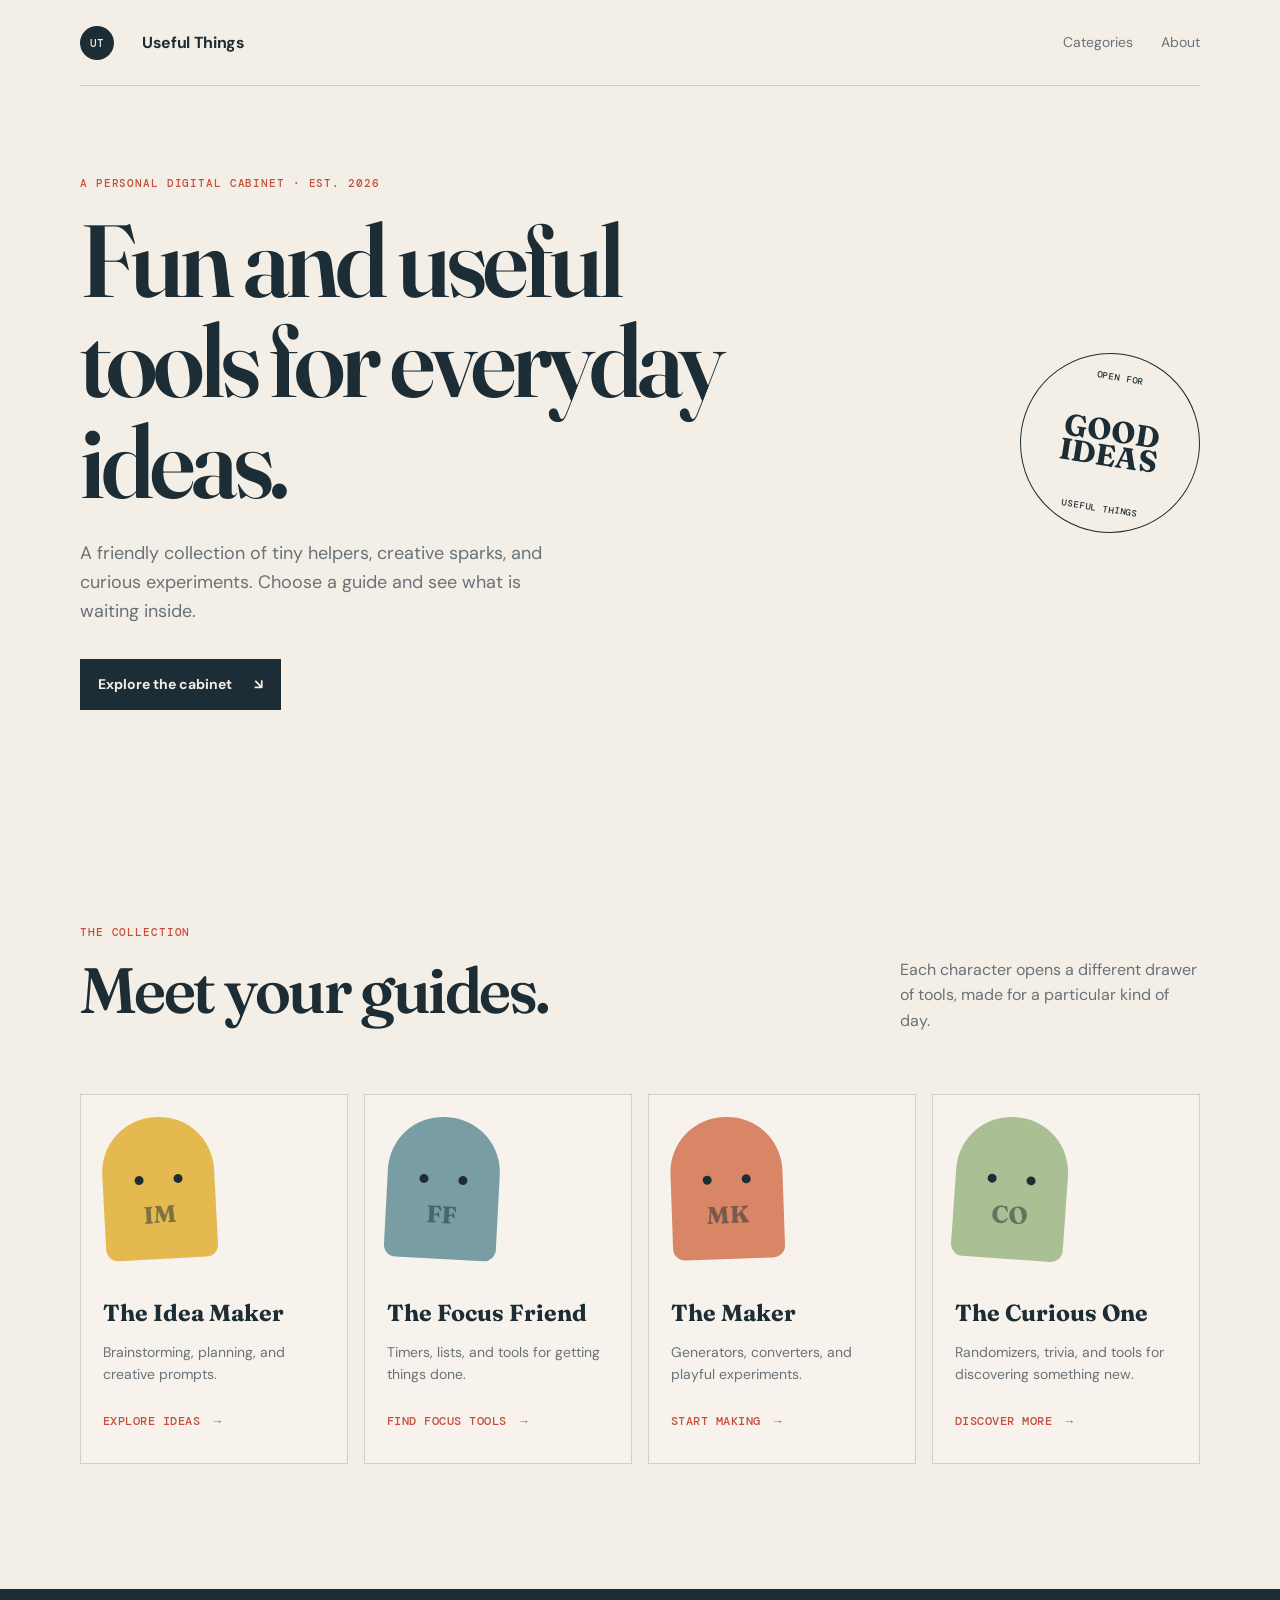
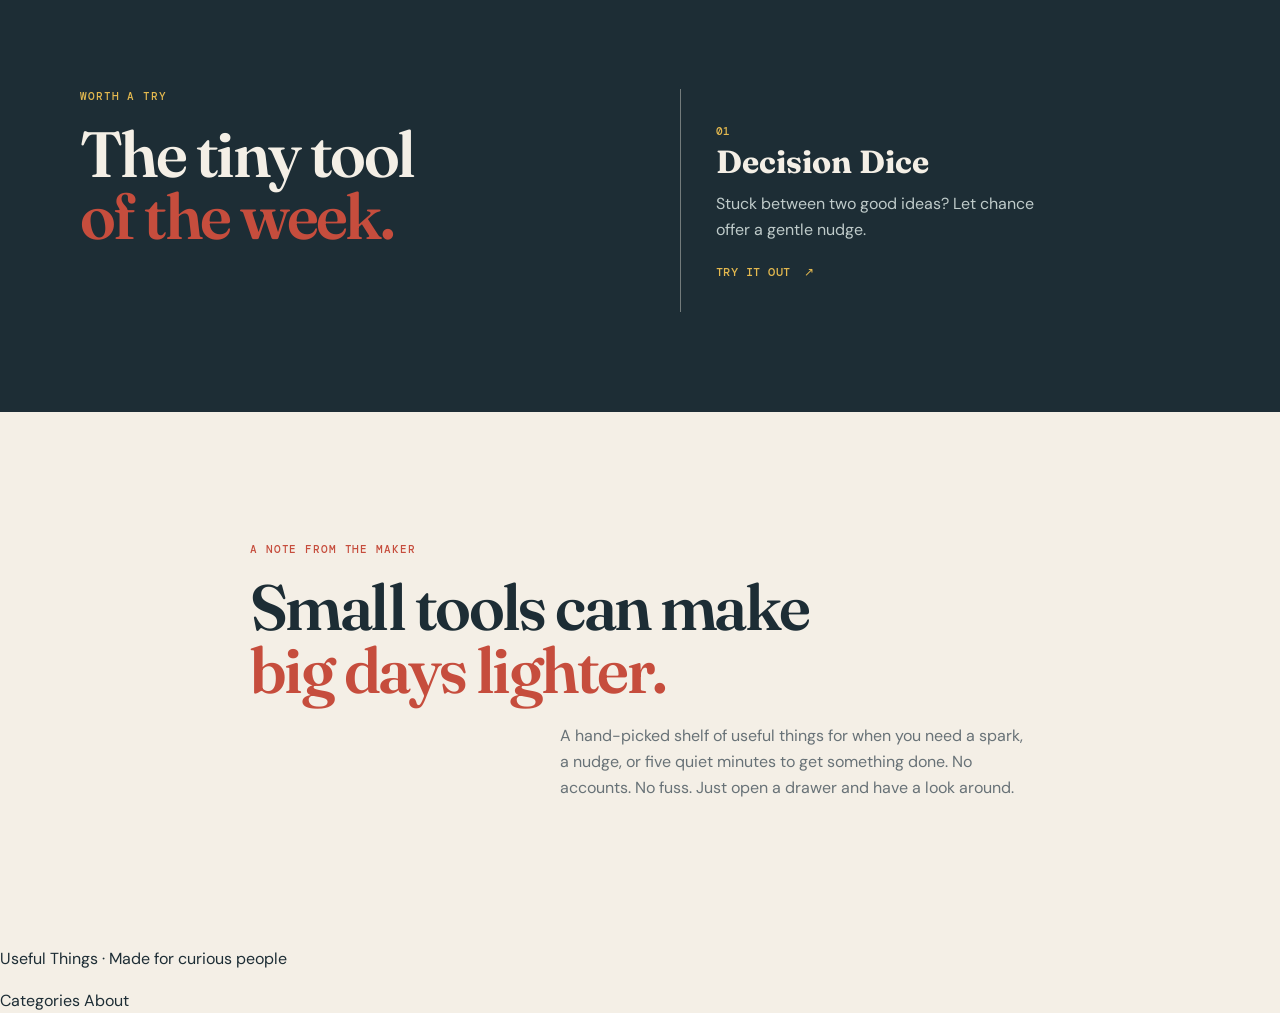
<file: index.html>
<!doctype html>
<html lang="en">
	<head>
		<meta charset="utf-8" />
		<meta name="viewport" content="width=device-width, initial-scale=1" />
		<meta name="description" content="A small cabinet of fun and useful digital tools." />
		<link rel="preconnect" href="https://fonts.googleapis.com" />
		<link rel="preconnect" href="https://fonts.gstatic.com" crossorigin />
		<link href="https://fonts.googleapis.com/css2?family=DM+Mono:wght@400;500&family=DM+Sans:wght@400;500;700&family=Fraunces:opsz,wght@9..144,600;9..144,700&display=swap" rel="stylesheet" />
		<link rel="stylesheet" href="styles.css" />
		<title>Useful Things | A cabinet of tools</title>
	</head>
	<body>
		<header>
			<nav class="site-nav page-width" aria-label="Main navigation">
				<a class="brand" href="index.html"><span class="brand-mark">UT</span><span>Useful Things</span></a>
				<div class="nav-links"><a href="#tools">Categories</a><a href="#about">About</a></div>
			</nav>

			<section class="hero page-width" aria-labelledby="page-title">
				<div class="hero-copy"><p class="eyebrow">A personal digital cabinet · Est. 2026</p>
				<h1 id="page-title">Fun and useful tools for everyday ideas.</h1>
				<p class="hero-intro">A friendly collection of tiny helpers, creative sparks, and curious experiments. Choose a guide and see what is waiting inside.</p>
				<a class="button button-dark" href="#tools">Explore the cabinet <span aria-hidden="true">↘</span></a></div>
				<div class="hero-stamp" aria-label="A collection of useful things"><span class="stamp-top">OPEN FOR</span><strong>GOOD<br />IDEAS</strong><span class="stamp-bottom">USEFUL THINGS</span></div>
			</section>
		</header>

		<main>
			<section id="tools" class="page-width section-block" aria-labelledby="tools-title">
				<div class="section-heading"><div><p class="eyebrow">The collection</p><h2 id="tools-title">Meet your guides.</h2></div><p>Each character opens a different drawer of tools, made for a particular kind of day.</p></div>

				<div class="character-grid">
					<a class="character-card" href="character-ideas.html">
						<span class="character-art character-idea" aria-hidden="true"><span>IM</span></span>
						<h3>The Idea Maker</h3>
						<p>Brainstorming, planning, and creative prompts.</p>
						<span class="card-link">Explore ideas <span aria-hidden="true">→</span></span>
					</a>

					<a class="character-card" href="character-focus.html">
						<span class="character-art character-focus" aria-hidden="true"><span>FF</span></span>
						<h3>The Focus Friend</h3>
						<p>Timers, lists, and tools for getting things done.</p>
						<span class="card-link">Find focus tools <span aria-hidden="true">→</span></span>
					</a>

					<a class="character-card" href="character-create.html">
						<span class="character-art character-maker" aria-hidden="true"><span>MK</span></span>
						<h3>The Maker</h3>
						<p>Generators, converters, and playful experiments.</p>
						<span class="card-link">Start making <span aria-hidden="true">→</span></span>
					</a>

					<a class="character-card" href="character-discover.html">
						<span class="character-art character-curious" aria-hidden="true"><span>CO</span></span>
						<h3>The Curious One</h3>
						<p>Randomizers, trivia, and tools for discovering something new.</p>
						<span class="card-link">Discover more <span aria-hidden="true">→</span></span>
					</a>
				</div>
			</section>

			<section id="featured" class="feature-band" aria-labelledby="featured-title"><div class="page-width feature-inner"><div><p class="eyebrow">Worth a try</p><h2 id="featured-title">The tiny tool<br /><em>of the week.</em></h2></div><div class="feature-note"><span class="tool-number">01</span><h3>Decision Dice</h3><p>Stuck between two good ideas? Let chance offer a gentle nudge.</p><a class="text-link" href="character-discover.html">Try it out <span aria-hidden="true">↗</span></a></div></div></section>
			</section>

			<section id="about" class="page-width about-section" aria-labelledby="about-title"><p class="eyebrow">A note from the maker</p><h2 id="about-title">Small tools can make<br /><em>big days lighter.</em></h2><p>A hand-picked shelf of useful things for when you need a spark, a nudge, or five quiet minutes to get something done. No accounts. No fuss. Just open a drawer and have a look around.</p>
			</section>
		</main>

		<footer>
			<p>Useful Things <span aria-hidden="true">·</span> Made for curious people</p>
			<nav aria-label="Footer navigation">
				<a href="#tools">Categories</a>
				<a href="#about">About</a>
			</nav>
		</footer>
	</body>
</html>
</file>
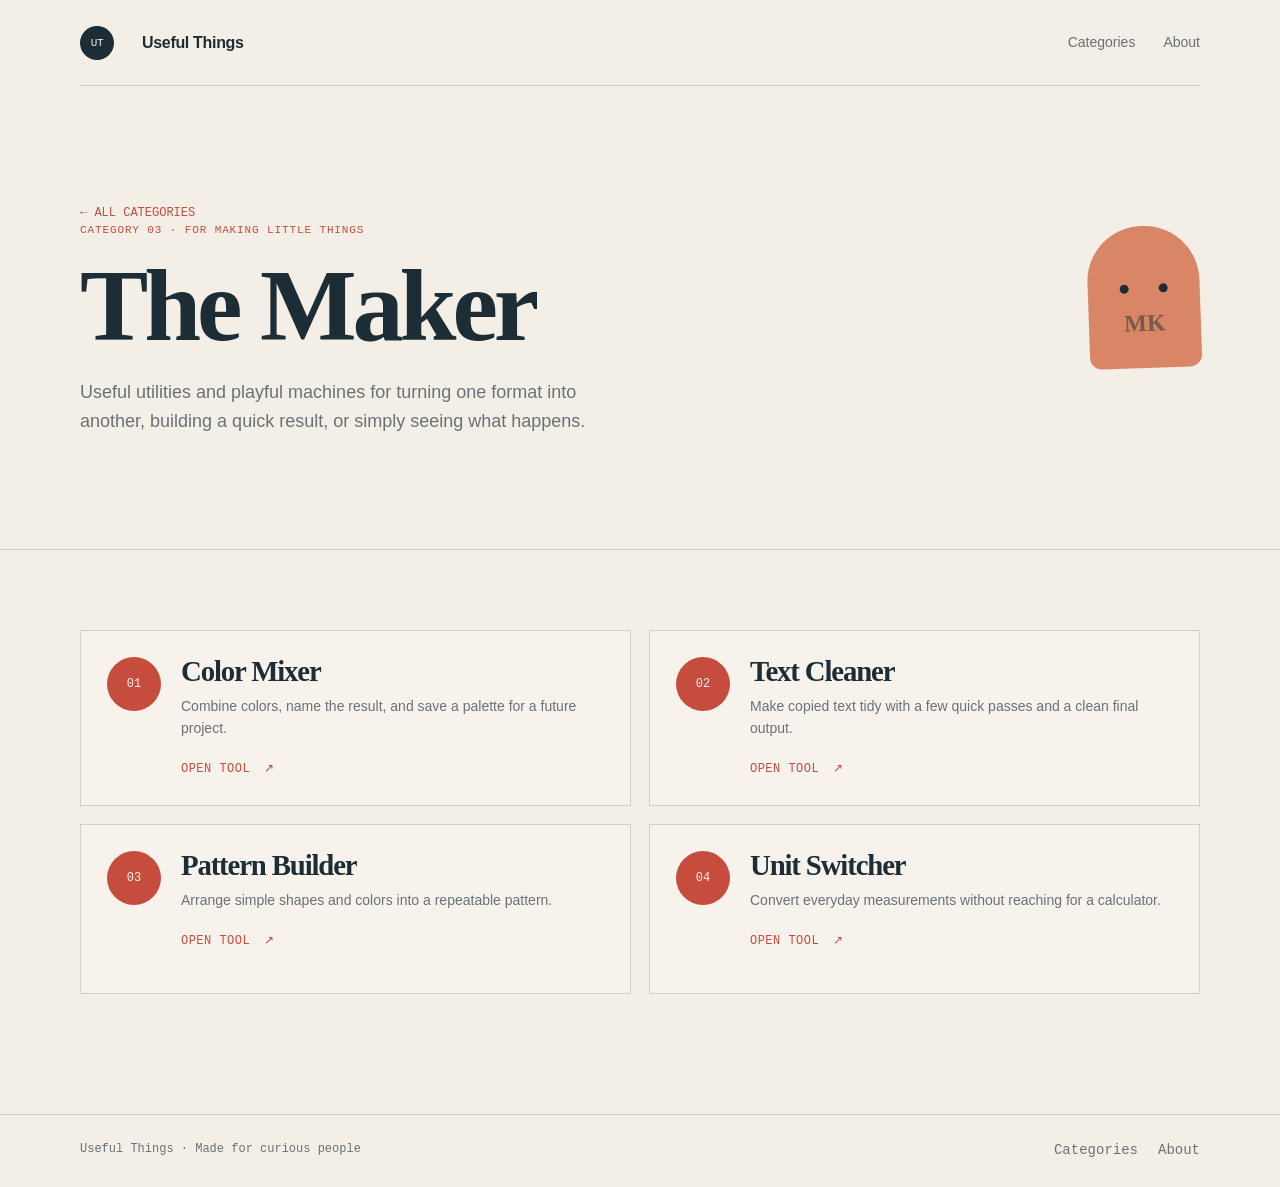
<file: character-create.html>
<!doctype html>
<html lang="en">
<head>
  <meta charset="utf-8" /><meta name="viewport" content="width=device-width, initial-scale=1" />
  <link rel="stylesheet" href="styles.css" /><title>Maker | Useful Things</title>
</head>
<body>
  <header class="category-header"><nav class="site-nav page-width" aria-label="Main navigation"><a class="brand" href="index.html"><span class="brand-mark">UT</span><span>Useful Things</span></a><div class="nav-links"><a href="index.html#tools">Categories</a><a href="index.html#about">About</a></div></nav>
    <div class="page-width category-hero"><div><a class="back-link" href="index.html">← All categories</a><p class="eyebrow">Category 03 · For making little things</p><h1>The Maker</h1><p>Useful utilities and playful machines for turning one format into another, building a quick result, or simply seeing what happens.</p></div><span class="character-art character-maker category-art" aria-label="Maker character"><span>MK</span></span></div>
  </header>
  <main class="page-width"><section class="tool-list" aria-label="Making tools">
    <article class="tool-item"><span class="tool-icon">01</span><div><h2>Color Mixer</h2><p>Combine colors, name the result, and save a palette for a future project.</p><a class="text-link" href="#">Open tool <span>↗</span></a></div></article>
    <article class="tool-item"><span class="tool-icon">02</span><div><h2>Text Cleaner</h2><p>Make copied text tidy with a few quick passes and a clean final output.</p><a class="text-link" href="#">Open tool <span>↗</span></a></div></article>
    <article class="tool-item"><span class="tool-icon">03</span><div><h2>Pattern Builder</h2><p>Arrange simple shapes and colors into a repeatable pattern.</p><a class="text-link" href="#">Open tool <span>↗</span></a></div></article>
    <article class="tool-item"><span class="tool-icon">04</span><div><h2>Unit Switcher</h2><p>Convert everyday measurements without reaching for a calculator.</p><a class="text-link" href="#">Open tool <span>↗</span></a></div></article>
  </section></main><footer class="site-footer"><div class="page-width footer-inner"><p>Useful Things · Made for curious people</p><nav><a href="index.html#tools">Categories</a><a href="index.html#about">About</a></nav></div></footer>
</body></html>
</file>
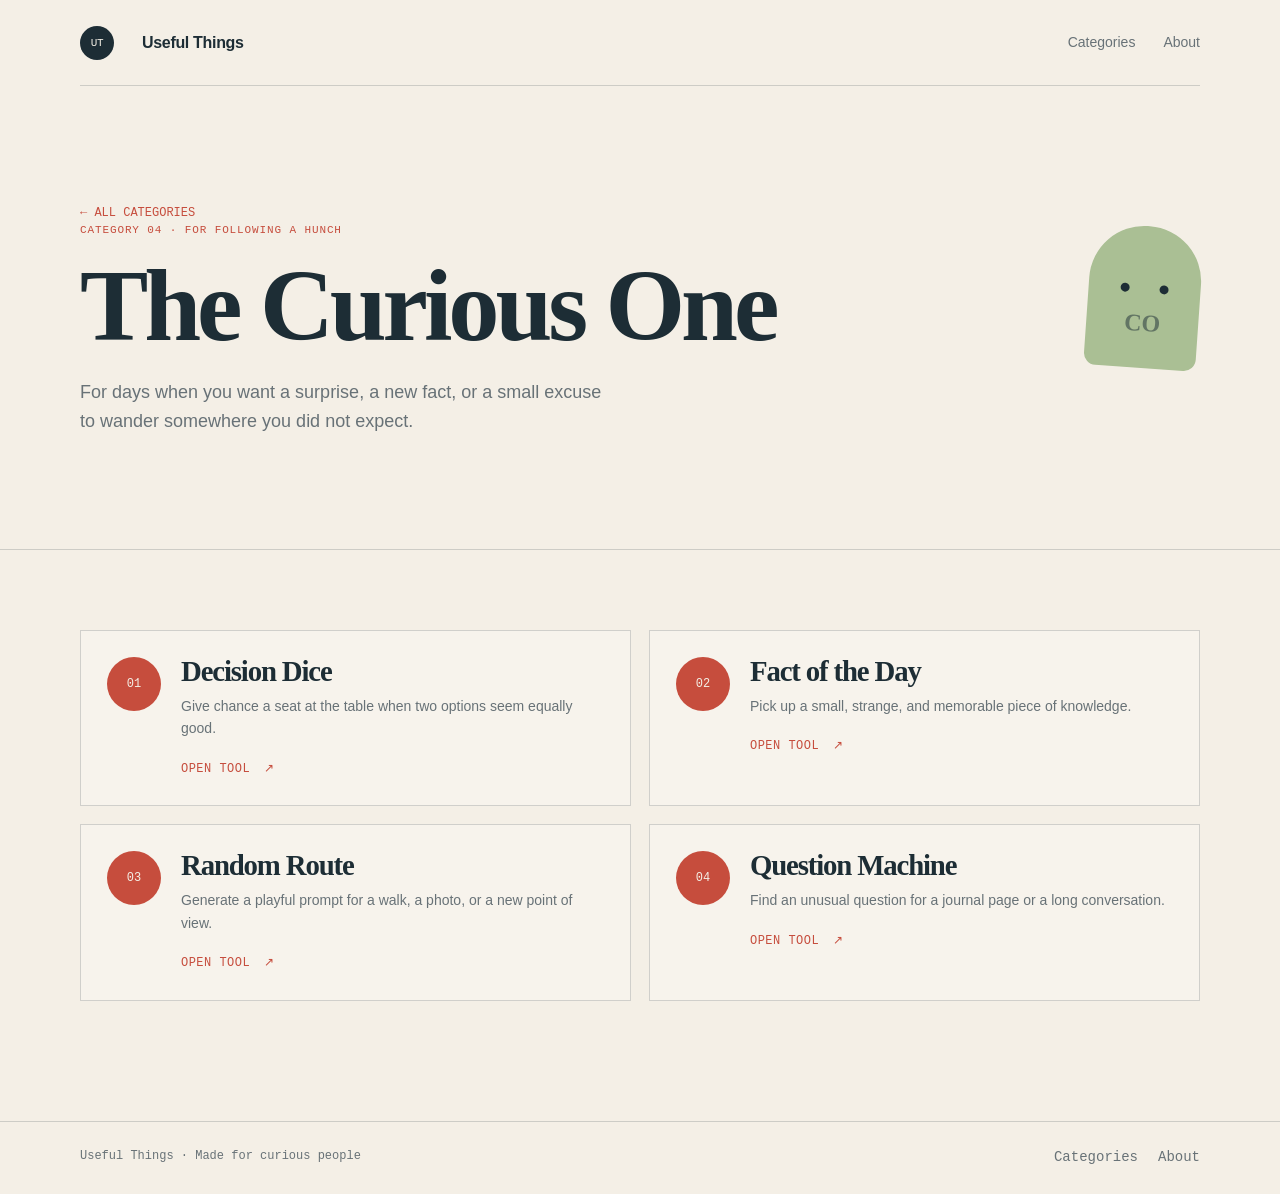
<file: character-discover.html>
<!doctype html>
<html lang="en">
<head>
  <meta charset="utf-8" /><meta name="viewport" content="width=device-width, initial-scale=1" />
  <link rel="stylesheet" href="styles.css" /><title>Curious One | Useful Things</title>
</head>
<body>
  <header class="category-header"><nav class="site-nav page-width" aria-label="Main navigation"><a class="brand" href="index.html"><span class="brand-mark">UT</span><span>Useful Things</span></a><div class="nav-links"><a href="index.html#tools">Categories</a><a href="index.html#about">About</a></div></nav>
    <div class="page-width category-hero"><div><a class="back-link" href="index.html">← All categories</a><p class="eyebrow">Category 04 · For following a hunch</p><h1>The Curious One</h1><p>For days when you want a surprise, a new fact, or a small excuse to wander somewhere you did not expect.</p></div><span class="character-art character-curious category-art" aria-label="Curious One character"><span>CO</span></span></div>
  </header>
  <main class="page-width"><section class="tool-list" aria-label="Discovery tools">
    <article class="tool-item"><span class="tool-icon">01</span><div><h2>Decision Dice</h2><p>Give chance a seat at the table when two options seem equally good.</p><a class="text-link" href="#">Open tool <span>↗</span></a></div></article>
    <article class="tool-item"><span class="tool-icon">02</span><div><h2>Fact of the Day</h2><p>Pick up a small, strange, and memorable piece of knowledge.</p><a class="text-link" href="#">Open tool <span>↗</span></a></div></article>
    <article class="tool-item"><span class="tool-icon">03</span><div><h2>Random Route</h2><p>Generate a playful prompt for a walk, a photo, or a new point of view.</p><a class="text-link" href="#">Open tool <span>↗</span></a></div></article>
    <article class="tool-item"><span class="tool-icon">04</span><div><h2>Question Machine</h2><p>Find an unusual question for a journal page or a long conversation.</p><a class="text-link" href="#">Open tool <span>↗</span></a></div></article>
  </section></main><footer class="site-footer"><div class="page-width footer-inner"><p>Useful Things · Made for curious people</p><nav><a href="index.html#tools">Categories</a><a href="index.html#about">About</a></nav></div></footer>
</body></html>
</file>
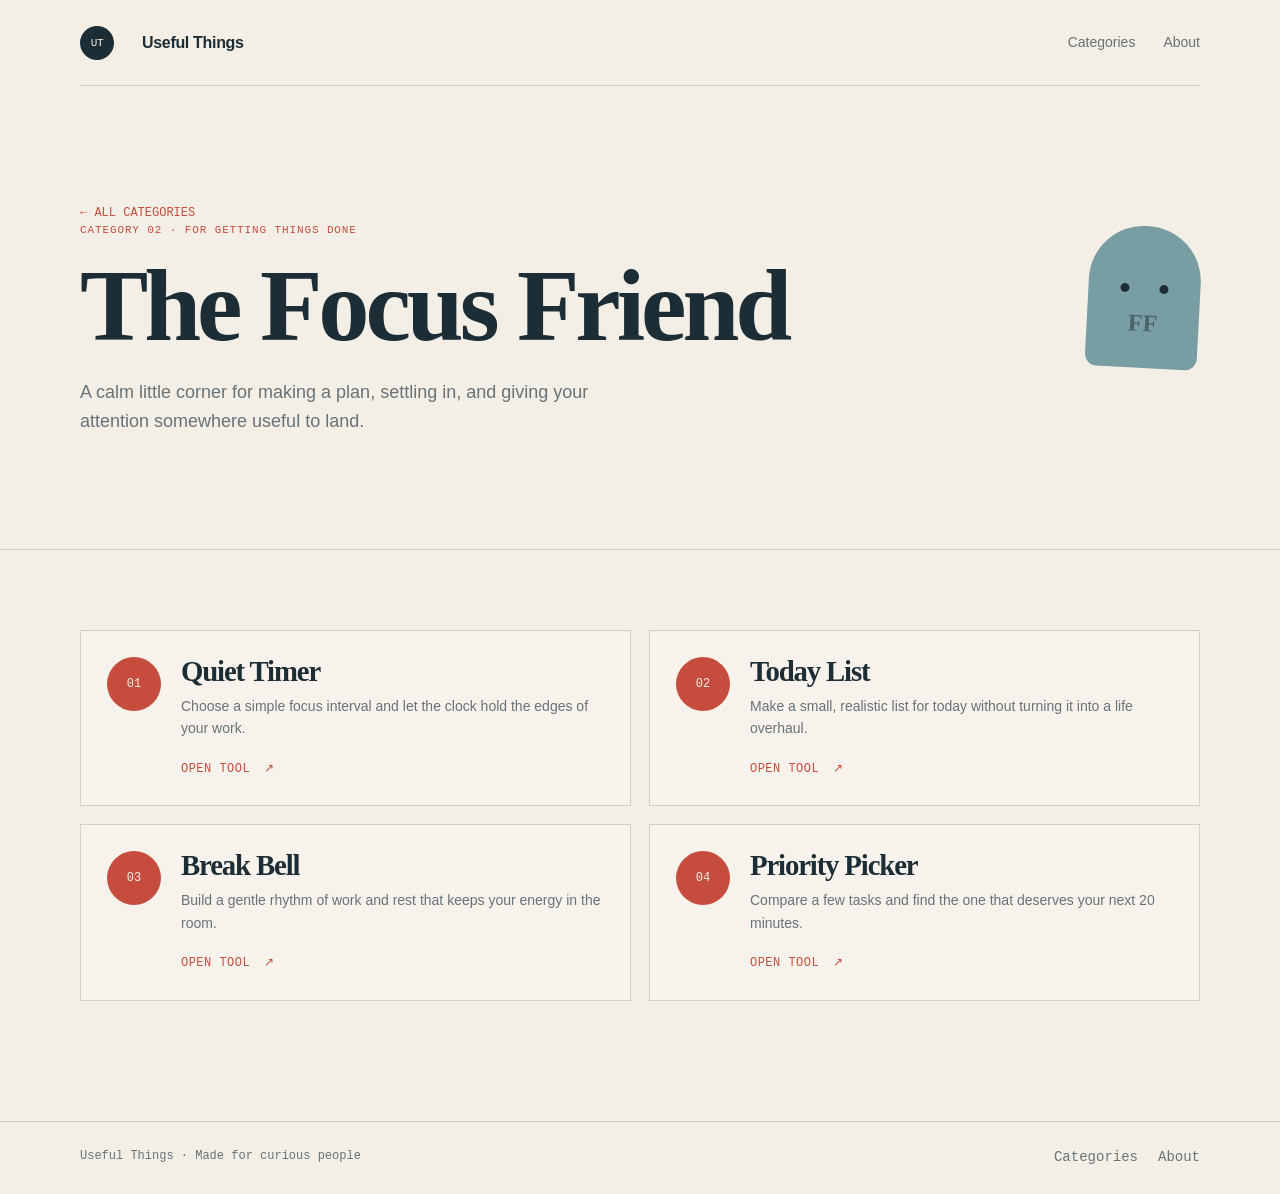
<file: character-focus.html>
<!doctype html>
<html lang="en">
<head>
  <meta charset="utf-8" /><meta name="viewport" content="width=device-width, initial-scale=1" />
  <link rel="stylesheet" href="styles.css" /><title>Focus Friend | Useful Things</title>
</head>
<body>
  <header class="category-header"><nav class="site-nav page-width" aria-label="Main navigation"><a class="brand" href="index.html"><span class="brand-mark">UT</span><span>Useful Things</span></a><div class="nav-links"><a href="index.html#tools">Categories</a><a href="index.html#about">About</a></div></nav>
    <div class="page-width category-hero"><div><a class="back-link" href="index.html">← All categories</a><p class="eyebrow">Category 02 · For getting things done</p><h1>The Focus Friend</h1><p>A calm little corner for making a plan, settling in, and giving your attention somewhere useful to land.</p></div><span class="character-art character-focus category-art" aria-label="Focus Friend character"><span>FF</span></span></div>
  </header>
  <main class="page-width"><section class="tool-list" aria-label="Focus tools">
    <article class="tool-item"><span class="tool-icon">01</span><div><h2>Quiet Timer</h2><p>Choose a simple focus interval and let the clock hold the edges of your work.</p><a class="text-link" href="#">Open tool <span>↗</span></a></div></article>
    <article class="tool-item"><span class="tool-icon">02</span><div><h2>Today List</h2><p>Make a small, realistic list for today without turning it into a life overhaul.</p><a class="text-link" href="#">Open tool <span>↗</span></a></div></article>
    <article class="tool-item"><span class="tool-icon">03</span><div><h2>Break Bell</h2><p>Build a gentle rhythm of work and rest that keeps your energy in the room.</p><a class="text-link" href="#">Open tool <span>↗</span></a></div></article>
    <article class="tool-item"><span class="tool-icon">04</span><div><h2>Priority Picker</h2><p>Compare a few tasks and find the one that deserves your next 20 minutes.</p><a class="text-link" href="#">Open tool <span>↗</span></a></div></article>
  </section></main><footer class="site-footer"><div class="page-width footer-inner"><p>Useful Things · Made for curious people</p><nav><a href="index.html#tools">Categories</a><a href="index.html#about">About</a></nav></div></footer>
</body></html>
</file>
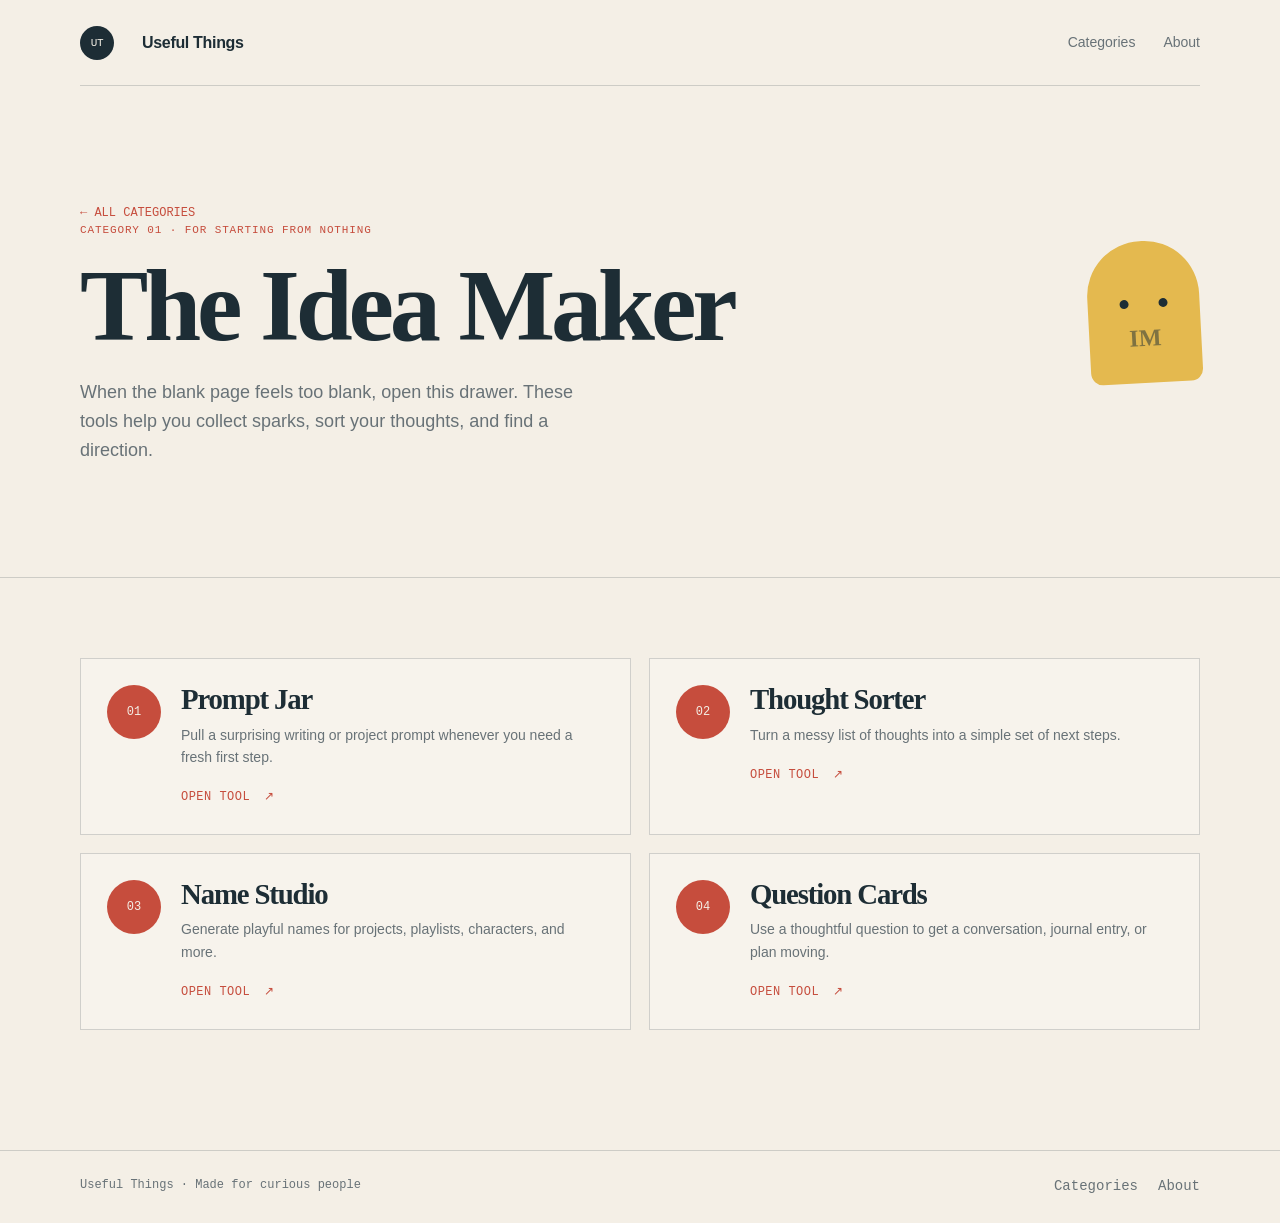
<file: character-ideas.html>
<!doctype html>
<html lang="en">
<head>
  <meta charset="utf-8" /><meta name="viewport" content="width=device-width, initial-scale=1" />
  <link rel="stylesheet" href="styles.css" /><title>Idea Maker | Useful Things</title>
</head>
<body>
  <header class="category-header"><nav class="site-nav page-width" aria-label="Main navigation"><a class="brand" href="index.html"><span class="brand-mark">UT</span><span>Useful Things</span></a><div class="nav-links"><a href="index.html#tools">Categories</a><a href="index.html#about">About</a></div></nav>
    <div class="page-width category-hero"><div><a class="back-link" href="index.html">← All categories</a><p class="eyebrow">Category 01 · For starting from nothing</p><h1>The Idea Maker</h1><p>When the blank page feels too blank, open this drawer. These tools help you collect sparks, sort your thoughts, and find a direction.</p></div><span class="character-art character-idea category-art" aria-label="Idea Maker character"><span>IM</span></span></div>
  </header>
  <main class="page-width"><section class="tool-list" aria-label="Idea tools">
    <article class="tool-item"><span class="tool-icon">01</span><div><h2>Prompt Jar</h2><p>Pull a surprising writing or project prompt whenever you need a fresh first step.</p><a class="text-link" href="#">Open tool <span>↗</span></a></div></article>
    <article class="tool-item"><span class="tool-icon">02</span><div><h2>Thought Sorter</h2><p>Turn a messy list of thoughts into a simple set of next steps.</p><a class="text-link" href="#">Open tool <span>↗</span></a></div></article>
    <article class="tool-item"><span class="tool-icon">03</span><div><h2>Name Studio</h2><p>Generate playful names for projects, playlists, characters, and more.</p><a class="text-link" href="#">Open tool <span>↗</span></a></div></article>
    <article class="tool-item"><span class="tool-icon">04</span><div><h2>Question Cards</h2><p>Use a thoughtful question to get a conversation, journal entry, or plan moving.</p><a class="text-link" href="#">Open tool <span>↗</span></a></div></article>
  </section></main><footer class="site-footer"><div class="page-width footer-inner"><p>Useful Things · Made for curious people</p><nav><a href="index.html#tools">Categories</a><a href="index.html#about">About</a></nav></div></footer>
</body></html>
</file>
<file: styles.css>
:root {
  --paper: #f4efe6;
  --paper-deep: #e8dfd1;
  --ink: #1d2d35;
  --muted: #687277;
  --red: #c64d3d;
  --yellow: #e4b94f;
  --blue: #789da2;
  --line: rgba(29, 45, 53, 0.18);
  --serif: "Fraunces", Georgia, serif;
  --sans: "DM Sans", Verdana, sans-serif;
  --mono: "DM Mono", Consolas, monospace;
}

* { box-sizing: border-box; }
html { scroll-behavior: smooth; }
body { margin: 0; color: var(--ink); background: var(--paper); font: 400 16px/1.6 var(--sans); }
a { color: inherit; text-decoration: none; }
a:focus-visible { outline: 3px solid var(--red); outline-offset: 5px; }
.page-width { width: min(1120px, calc(100% - 48px)); margin-inline: auto; }
.site-header { min-height: 680px; border-bottom: 1px solid var(--line); background: radial-gradient(circle at 80% 35%, rgba(228,185,79,.25), transparent 25%), var(--paper); }
.site-nav { display: flex; align-items: center; justify-content: space-between; min-height: 86px; border-bottom: 1px solid var(--line); }
.brand, .nav-links, .site-footer nav { display: flex; align-items: center; gap: 28px; }
.brand { font-weight: 700; letter-spacing: -.02em; }
.brand-mark { display: grid; place-items: center; width: 34px; height: 34px; color: var(--paper); background: var(--ink); border-radius: 50%; font: 500 11px var(--mono); }
.nav-links a, .site-footer a { color: var(--muted); font-size: 14px; }
.nav-links a:hover, .site-footer a:hover, .text-link:hover { color: var(--red); }
.hero { display: flex; align-items: center; justify-content: space-between; gap: 60px; min-height: 594px; padding-block: 90px; }
.hero-copy { max-width: 720px; }
.eyebrow { margin: 0 0 20px; color: var(--red); font: 500 11px var(--mono); letter-spacing: .08em; text-transform: uppercase; }
h1, h2, h3, p { margin-top: 0; }
h1, h2 { font-family: var(--serif); font-weight: 600; letter-spacing: -.04em; line-height: .98; }
h1 { max-width: 760px; margin-bottom: 28px; font-size: clamp(3.4rem, 8vw, 7.2rem); }
h2 { margin-bottom: 22px; font-size: clamp(2.8rem, 5vw, 5rem); }
h3 { margin-bottom: 10px; font-size: 1.25rem; }
em { color: var(--red); font-style: normal; }
.hero-intro { max-width: 470px; margin-bottom: 34px; color: var(--muted); font-size: 18px; }
.button { display: inline-flex; align-items: center; gap: 22px; padding: 14px 18px; font-size: 14px; font-weight: 700; transition: transform .2s ease, background .2s ease; }
.button:hover { transform: translateY(-3px); }
.button-dark { color: var(--paper); background: var(--ink); }
.hero-stamp { display: grid; place-items: center; flex: 0 0 180px; width: 180px; height: 180px; color: var(--ink); border: 1px solid var(--ink); border-radius: 50%; text-align: center; transform: rotate(9deg); }
.hero-stamp strong { font: 700 30px/.84 var(--serif); }
.stamp-top, .stamp-bottom { font: 500 9px var(--mono); letter-spacing: .1em; }
.section-block { padding-block: 125px; }
.section-heading { display: flex; align-items: end; justify-content: space-between; gap: 40px; margin-bottom: 50px; }
.section-heading > p { max-width: 300px; margin-bottom: 10px; color: var(--muted); }
.character-grid { display: grid; grid-template-columns: repeat(4, 1fr); gap: 16px; }
.character-card { min-height: 370px; padding: 22px; border: 1px solid var(--line); background: rgba(255,255,255,.22); transition: transform .25s ease, background .25s ease, box-shadow .25s ease; }
.character-card:hover { background: #fffaf3; box-shadow: 8px 8px 0 var(--paper-deep); transform: translateY(-6px); }
.character-art { display: grid; place-items: center; width: 112px; height: 142px; margin-bottom: 35px; border-radius: 55px 55px 12px 12px; font: 700 24px var(--serif); position: relative; }
.character-art::before, .character-art::after { content: ""; position: absolute; top: 58px; width: 9px; height: 9px; background: var(--ink); border-radius: 50%; }
.character-art::before { left: 32px; }.character-art::after { right: 32px; }
.character-idea { background: var(--yellow); transform: rotate(-3deg); }.character-focus { background: var(--blue); transform: rotate(3deg); }.character-maker { background: #d98667; transform: rotate(-2deg); }.character-curious { background: #aabf94; transform: rotate(4deg); }
.character-art span { padding-top: 52px; opacity: .5; }
.character-card h3 { font-family: var(--serif); font-size: 1.45rem; }
.character-card p { min-height: 52px; color: var(--muted); font-size: 14px; }
.card-link, .text-link { color: var(--red); font: 500 12px var(--mono); text-transform: uppercase; letter-spacing: .04em; }
.card-link span, .text-link span { display: inline-block; margin-left: 6px; transition: transform .2s ease; }.character-card:hover .card-link span, .text-link:hover span { transform: translateX(4px); }
.feature-band { color: var(--paper); background: var(--ink); }
.feature-inner { display: grid; grid-template-columns: 1fr 1fr; gap: 80px; padding-block: 100px; }.feature-inner h2 { margin-bottom: 0; }.feature-inner .eyebrow { color: var(--yellow); }.feature-note { align-self: center; padding: 28px 0 28px 35px; border-left: 1px solid rgba(244,239,230,.4); }.feature-note h3 { font: 700 2rem var(--serif); }.feature-note p { max-width: 340px; color: #bfcbca; }.tool-number { color: var(--yellow); font: 500 11px var(--mono); }.feature-note .text-link { color: var(--yellow); }
.about-section { max-width: 780px; padding-block: 130px; }.about-section > p:last-child { max-width: 470px; margin-left: auto; color: var(--muted); }
.site-footer { border-top: 1px solid var(--line); }.footer-inner { display: flex; justify-content: space-between; padding-block: 27px; color: var(--muted); font: 12px var(--mono); }.footer-inner p { margin: 0; }.footer-inner nav { gap: 20px; }
.category-header { padding-bottom: 65px; border-bottom: 1px solid var(--line); }.category-hero { display: grid; grid-template-columns: 1fr 180px; align-items: center; gap: 80px; padding-block: 90px 30px; }.category-hero h1 { margin-bottom: 22px; }.category-hero p:last-child { max-width: 530px; color: var(--muted); font-size: 18px; }.category-art { justify-self: end; }
.tool-list { display: grid; grid-template-columns: repeat(2, 1fr); gap: 18px; padding-block: 80px 120px; }.tool-item { display: grid; grid-template-columns: 54px 1fr; gap: 20px; min-height: 170px; padding: 26px; border: 1px solid var(--line); background: rgba(255,255,255,.22); }.tool-icon { display: grid; place-items: center; width: 54px; height: 54px; color: var(--paper); background: var(--red); border-radius: 50%; font: 500 12px var(--mono); }.tool-item h2 { margin-bottom: 10px; font-size: 1.8rem; }.tool-item p { color: var(--muted); font-size: 14px; }.back-link { display: inline-block; padding-top: 30px; color: var(--red); font: 500 12px var(--mono); text-transform: uppercase; }
@media (max-width: 760px) { .page-width { width: min(100% - 32px, 600px); }.site-header { min-height: auto; }.site-nav { min-height: 72px; }.nav-links { gap: 14px; }.hero { display: block; padding-block: 75px 90px; }.hero-stamp { margin: 60px auto 0; }.section-block { padding-block: 80px; }.section-heading, .feature-inner, .category-hero { display: block; }.section-heading > p { margin-top: 24px; }.character-grid, .tool-list { grid-template-columns: 1fr; }.character-card { min-height: 0; }.character-art { margin-bottom: 25px; }.feature-inner { padding-block: 75px; }.feature-note { margin-top: 50px; padding: 28px 0 0; border-top: 1px solid rgba(244,239,230,.4); border-left: 0; }.about-section { padding-block: 85px; }.about-section > p:last-child { margin-left: 0; }.footer-inner { display: block; }.footer-inner nav { margin-top: 16px; }.category-hero { padding-block: 60px 0; }.category-art { margin: 50px auto 0; }.category-hero h1 { font-size: 4rem; } }
</file>
